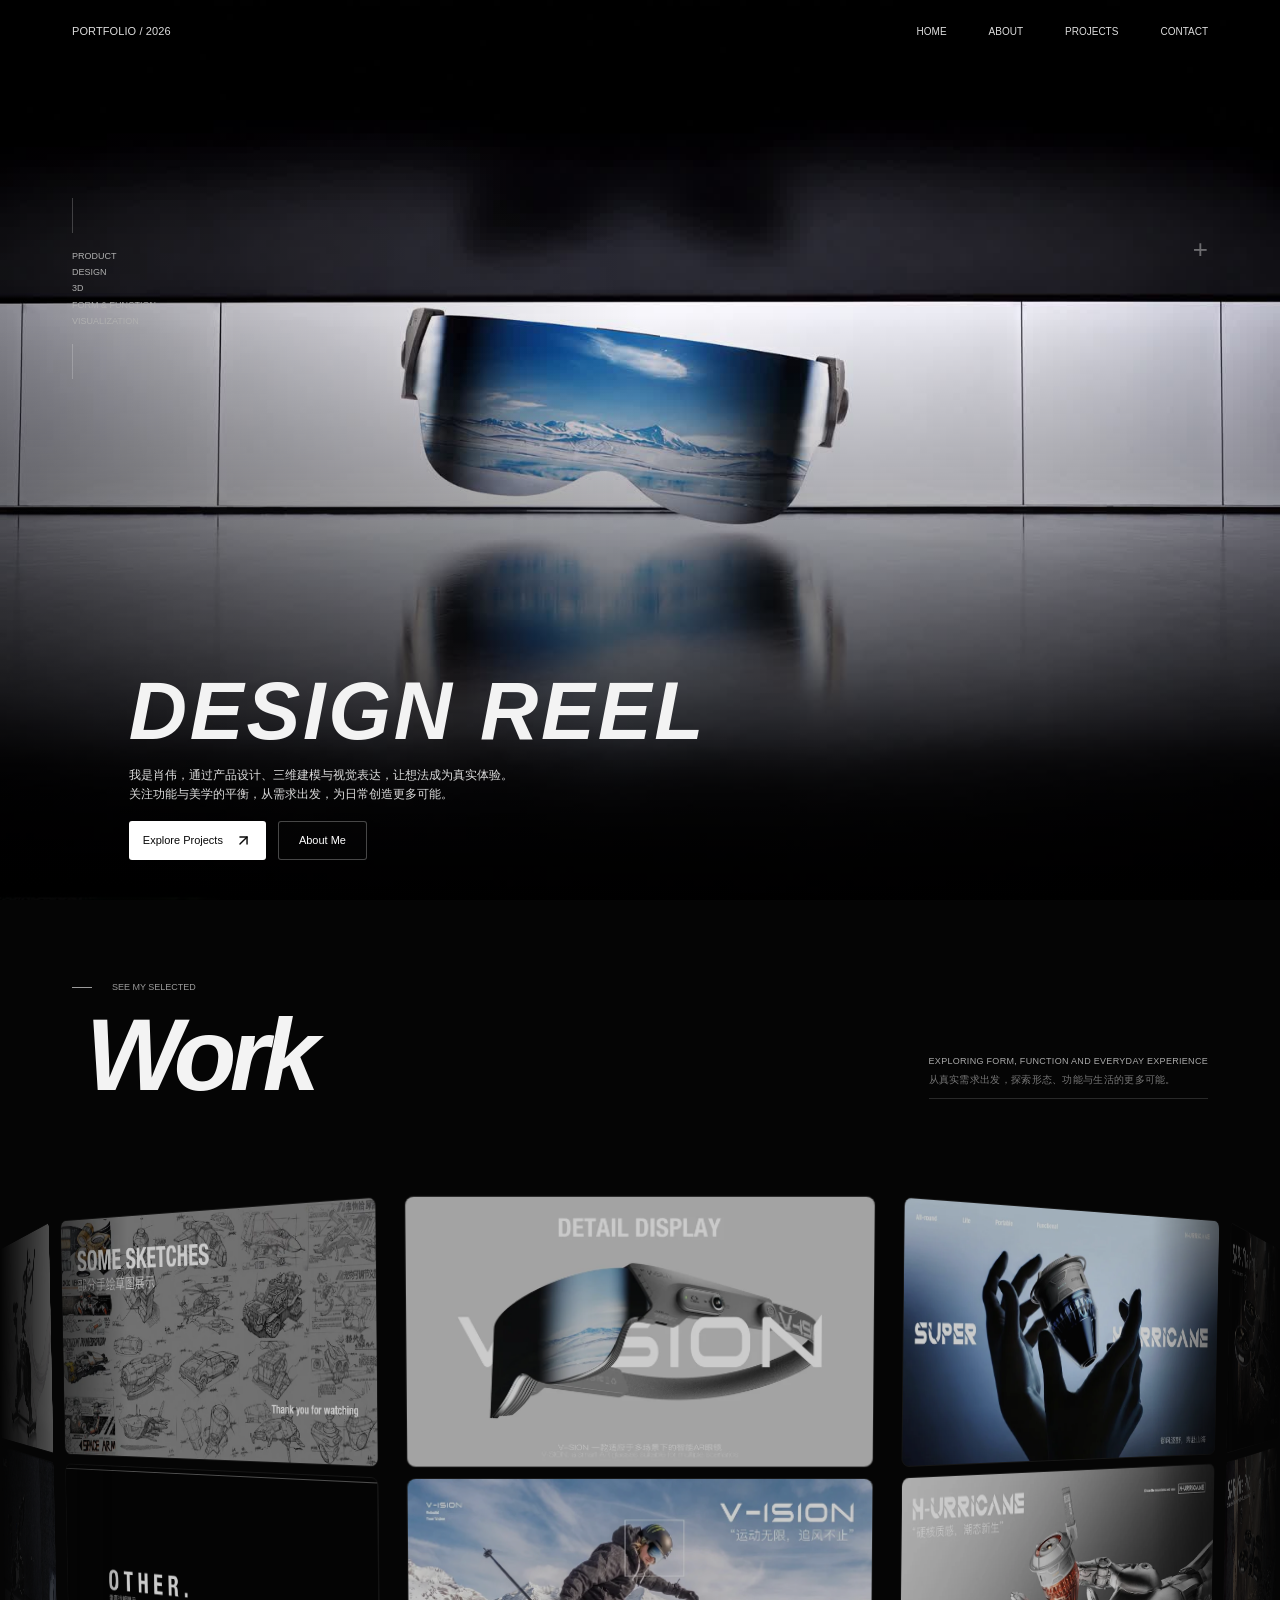
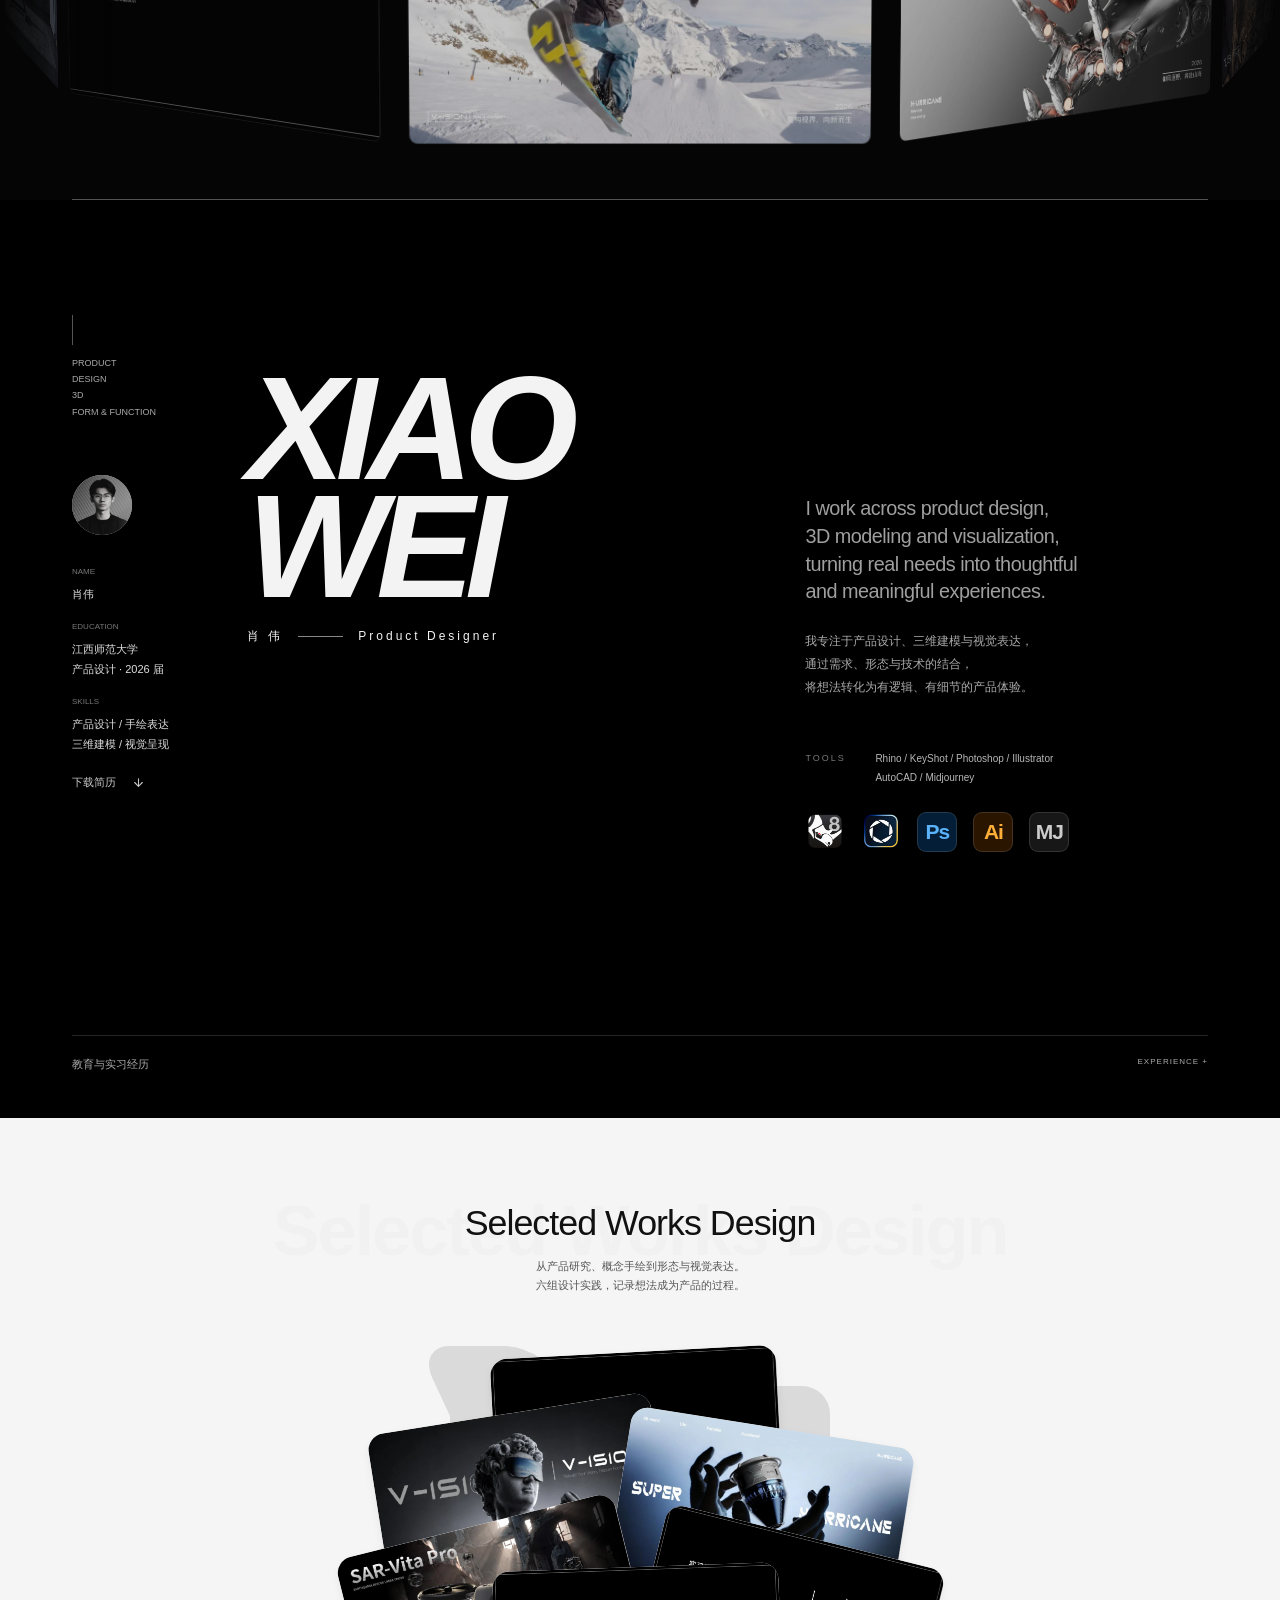
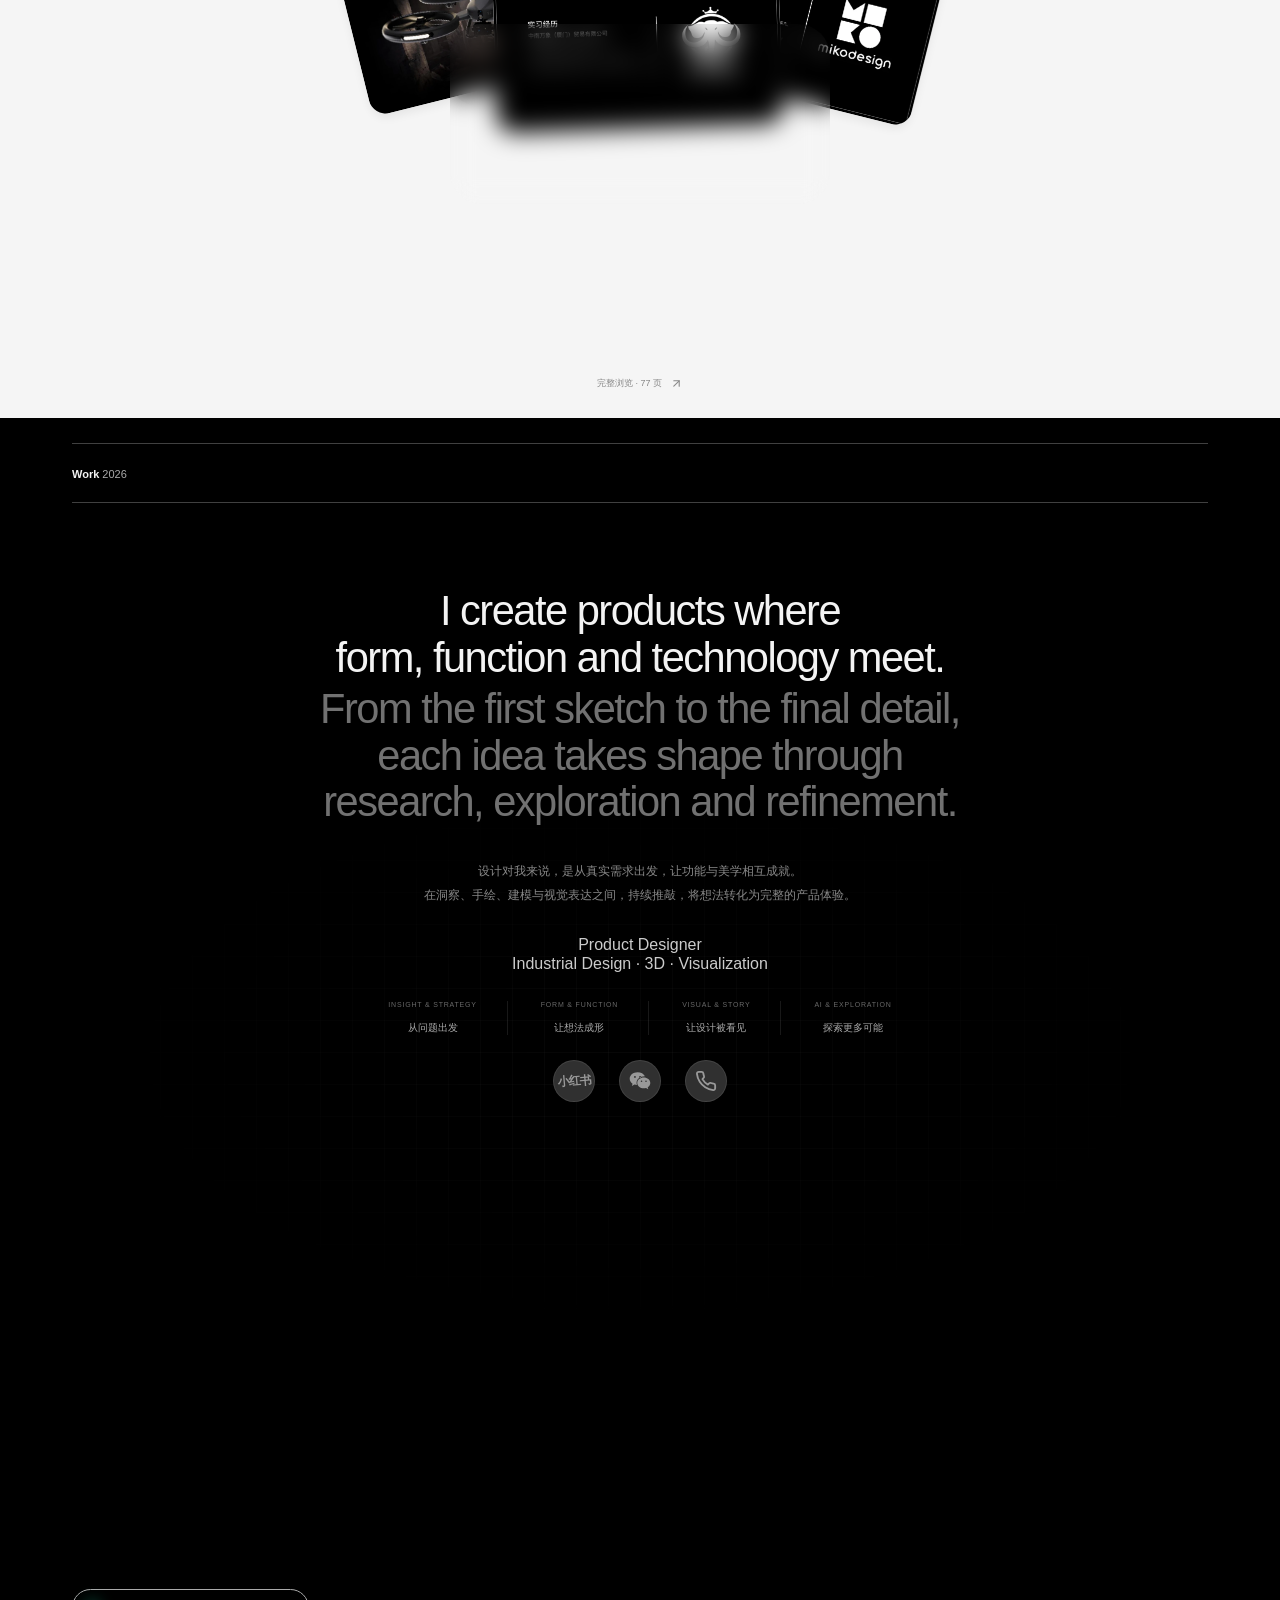
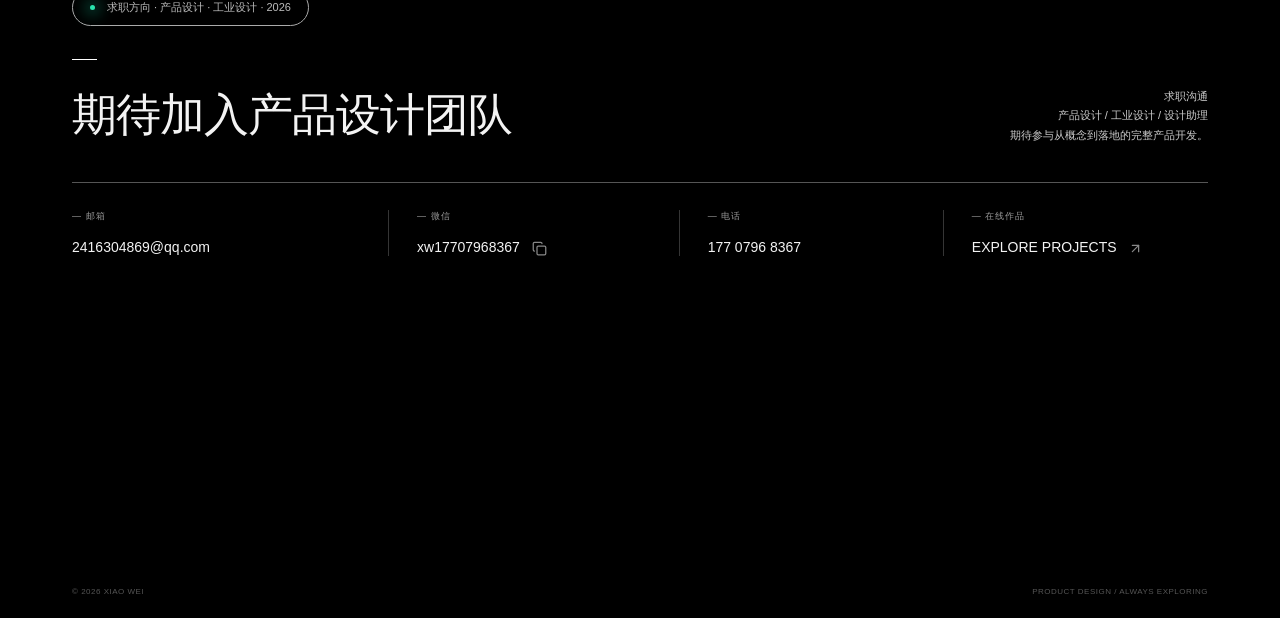
<file: index.html>
<!doctype html>
<html lang="zh-CN"><head><meta charset="UTF-8" /><meta name="viewport" content="width=device-width, initial-scale=1.0" /><meta name="theme-color" content="#111210" /><meta name="description" content="肖伟的产品设计作品集。以真实需求为起点，探索功能、美学与技术之间的平衡。" /><link rel="icon" type="image/svg+xml" href="/favicon.svg" /><title>肖伟 XIAO WEI — 产品设计师</title>  <script type="module" crossorigin src="/assets/main-BnmD_iJ9.js"></script>
  <link rel="stylesheet" crossorigin href="/assets/main-Ds25Zlr_.css">
</head><body><div id="root"></div></body></html>
</file>
<file: assets/main-Ds25Zlr_.css>
.project-film{max-width:1700px;margin:0 auto;padding:100px 40px 0}.project-film-heading{display:flex;justify-content:space-between;align-items:end;gap:24px;margin-bottom:28px}.project-film-heading span{color:#858585;font-size:9px;letter-spacing:2px}.project-film-heading h2{color:#eee;font-size:clamp(24px,2.5vw,40px);font-weight:400;letter-spacing:-.5px;margin:15px 0 0}.project-film-heading p{color:#888;font-size:11px;line-height:1.8;margin:0}.project-film-player{position:relative;aspect-ratio:16 / 9;overflow:hidden;border:1px solid #ffffff20;border-radius:15px;background:#080808}.project-film-player video{display:block;width:100%;height:100%;object-fit:contain}.project-film-play{position:absolute;inset:0;width:100%;height:100%;background:linear-gradient(#0001,#0004);color:#fff;display:flex;flex-direction:column;align-items:center;justify-content:center;gap:18px;font-size:11px;letter-spacing:1px}.project-film-play-icon{width:86px;height:86px;display:grid;place-items:center;border-radius:50%;border:1px solid #ffffff90;background:#ffffff20;backdrop-filter:blur(12px);-webkit-backdrop-filter:blur(12px);box-shadow:0 4px 25px #0003;transition:background .25s,transform .25s}.project-film-play-icon svg{margin-left:4px}.project-film-play:hover .project-film-play-icon{background:#ffffff40;transform:scale(1.08)}.project-film-play:focus-visible{outline:2px solid white;outline-offset:-6px}.project-film-error{color:#aaa;font-size:12px;margin-top:18px}.project-film-error button{color:#fff;border-bottom:1px solid #777;background:none;margin-left:15px;padding:4px 0}@media(max-width:700px){.project-film{padding:55px 20px 0}.project-film-heading{display:block;margin-bottom:20px}.project-film-heading h2{font-size:23px}.project-film-heading p{margin-top:14px;font-size:10px}.project-film-player{border-radius:9px}.project-film-play{gap:10px;font-size:9px}.project-film-play-icon{width:56px;height:56px}.project-film-play-icon svg{width:21px;height:21px}}@media(prefers-reduced-motion:reduce){.project-film-play-icon{transition:none}}:root{font-family:Arial,Microsoft YaHei,PingFang SC,sans-serif;color:#f3f3f3;background:#050505;font-synthesis:none;--accent:#fff;--muted:#878787;--line:#ffffff25;--bg:#050505}*{box-sizing:border-box}html{scroll-behavior:smooth;scroll-padding-top:90px}body{margin:0;background:var(--bg)}a{color:inherit;text-decoration:none}button{font:inherit;color:inherit;cursor:pointer;border:0}button,a{-webkit-tap-highlight-color:transparent}button:focus-visible,a:focus-visible,[tabindex]:focus-visible{outline:1px solid #fff;outline-offset:6px}button svg,a svg{flex-shrink:0}img{max-width:100%;display:block}h1,h2,h3,h4,p{margin-top:0}::selection{background:#eee;color:#111}.shell{width:calc(100% - 144px);max-width:1700px;margin-inline:auto}.section{padding-block:130px}.mono{font-size:10px;letter-spacing:1px}.muted{color:var(--muted)}.text-link{display:inline-flex;align-items:center;gap:16px;font-size:11px;background:none;padding:0;color:#c7c7c7}.text-link:hover{color:#fff}.button{display:inline-flex;align-items:center;justify-content:center;gap:26px;padding:14px 20px;font-size:12px;border:1px solid #ffffff45;border-radius:3px;transition:background .25s,color .25s}.primary{background:#fff;color:#080808}.primary:hover{background:#bdbdbd}.outline{background:#08080870;color:#fff}.outline:hover{background:#fff;color:#000}.icon-button{width:36px;height:36px;display:grid;place-items:center;background:#ffffff10;border-radius:50%}.section-kicker{display:block;font-size:10px;font-weight:400;letter-spacing:1.2px;color:#9b9b9b;line-height:1.6}.section-kicker:before{content:"";width:20px;height:1px;background:#9b9b9b;display:inline-block;vertical-align:middle;margin-right:20px}.display-title{font-size:clamp(72px,9vw,154px);font-weight:900;font-style:italic;letter-spacing:-.065em;line-height:.95;margin:25px 0 0}.skip-link{position:fixed;top:-80px;left:20px;background:#fff;color:#000;padding:15px;z-index:90}.skip-link:focus{top:15px}.header{position:fixed;inset:0 0 auto;z-index:20;background:linear-gradient(#050505e8,#05050550,transparent)}.header-inner{height:76px;display:flex;align-items:center;justify-content:space-between}.brand{font-size:11px;letter-spacing:.1px}.brand>span{color:#9e9e9e}.nav{display:flex;gap:42px}.nav a{font-size:10px;color:#999;position:relative;padding:12px 0}.nav a:hover,.nav a.active{color:#fff}.nav a:after{content:"";position:absolute;bottom:5px;left:0;width:0;height:1px;background:#fff;transition:width .3s}.nav a.active:after,.nav a:hover:after{width:100%}.mobile-menu{display:none}.hero{position:relative;min-height:760px;height:100svh;max-height:1200px;background:#000;overflow:hidden;isolation:isolate}.hero-media{position:absolute;inset:0;z-index:-3}.hero-media video{width:100%;height:100%;object-fit:cover;object-position:62% 36%;opacity:.75;filter:grayscale(1) contrast(1.3)}.hero-shade{position:absolute;inset:0;z-index:-2;background:linear-gradient(0deg,#000 1%,#0009 26%,transparent 65%,#0008),linear-gradient(90deg,#000c,transparent 62%)}.hero-grain{position:absolute;inset:0;z-index:-1;opacity:.13;background-image:radial-gradient(#ddd .65px,transparent .8px);background-size:3px 3px;pointer-events:none;-webkit-mask-image:linear-gradient(transparent,#000,transparent);mask-image:linear-gradient(transparent,#000,transparent)}.hero-layout{position:relative;height:100%;display:flex;align-items:flex-end;padding-bottom:62px}.hero-side{position:absolute;top:23%;left:0;font-size:9px;line-height:1.8;letter-spacing:1px;color:#b0b0b0;border-left:1px solid #ffffff30;padding:32px 0 32px 18px}.hero-coordinate{position:absolute;top:25%;right:0;color:#888;font-weight:200;font-size:30px;display:flex;align-items:center;gap:15px}.hero-coordinate span{font-size:8px;letter-spacing:1px}.hero-copy{width:100%;padding-left:5%}.hero-overline{font-size:9px;letter-spacing:2px;color:#c2c2c2}.hero h1{font-size:clamp(76px,10vw,174px);font-style:italic;line-height:.86;letter-spacing:-.055em;font-weight:900;margin:24px 0 26px}.hero h1>span{padding-right:15px}.hero-bottomline{display:flex;justify-content:space-between;align-items:end;gap:30px}.hero-bottomline p{font-size:12px;line-height:1.9;color:#bbb;margin-bottom:20px}.hero-actions{display:flex;gap:12px}.hero-note{padding-bottom:2px;text-align:right;min-width:260px}.hero-note>span{font-size:8px;letter-spacing:2px;color:#aaa}.hero-note strong{display:block;font-weight:400;font-size:17px;letter-spacing:2px;margin:11px 0 25px}.hero-note a{display:flex;justify-content:space-between;font-size:8px;letter-spacing:1px;border-top:1px solid #ffffff35;padding-top:18px;gap:75px;color:#aaa}.video-toggle{position:absolute;top:90px;right:5%;border:1px solid #ffffff30;background:#0003;width:28px;height:28px;border-radius:50%;display:grid;place-items:center}.wall-section{padding:110px 0 45px;background:#050505;overflow:hidden;border-top:1px solid #ffffff15}.wall-heading{display:flex;align-items:end;justify-content:space-between;gap:30px}.wall-heading .display-title{font-size:clamp(90px,10vw,170px);margin-left:4%}.wall-heading p{font-size:9px;line-height:2;border-bottom:1px solid var(--line);padding-bottom:15px;margin-bottom:8px;color:#aaa;letter-spacing:.3px}.wall-heading p>span{font-size:11px;color:#777}.wall-stage{height:540px;position:relative;perspective:1500px;overflow:hidden;-webkit-mask-image:linear-gradient(90deg,transparent,#000 10%,#000 90%,transparent);mask-image:linear-gradient(90deg,transparent,#000 10%,#000 90%,transparent);margin-top:25px;outline-offset:-10px!important}.wall-camera{position:absolute;left:50%;top:50%;width:560px;height:470px;transform-style:preserve-3d;transform:translate(-50%,-50%) translateZ(-470px) rotateX(-4deg)}.wall-ring{position:relative;width:100%;height:100%;transform-style:preserve-3d;will-change:transform}.wall-panel{position:absolute;inset:0;display:grid;grid-template-rows:1fr 1fr;gap:17px;transform:rotateY(var(--angle)) translateZ(505px);backface-visibility:hidden}.wall-frame{position:relative;display:block;overflow:hidden;border-radius:8px;background:#151515;padding:0;backface-visibility:hidden;box-shadow:0 0 0 1px #ffffff12}.wall-frame img{width:100%;height:100%;object-fit:cover;filter:grayscale(1) brightness(.68);transition:filter .6s,transform .7s}.wall-frame:hover img,.wall-frame:focus-visible img{filter:grayscale(0) brightness(1);transform:scale(1.04)}.wall-frame>span{position:absolute;bottom:14px;left:17px;font-size:10px;letter-spacing:1px;opacity:0;transition:opacity .4s;text-shadow:0 1px 8px black}.wall-frame:hover>span{opacity:1}.wall-footer{display:flex;align-items:center;justify-content:space-between;padding-top:18px;border-top:1px solid var(--line);font-size:9px;color:#999}.wall-footer>a{display:flex;align-items:center;gap:25px}.wall-footer>span{font-size:8px;letter-spacing:1px}.wall-controls{display:flex;gap:10px}.wall-controls button{width:33px;height:33px;border:1px solid #ffffff25;border-radius:50%;background:transparent;display:grid;place-items:center}.wall-controls button:hover{background:#fff;color:#000}.about{position:relative}.about-layout{display:grid;grid-template-columns:150px 1.2fr .9fr;gap:45px;margin-top:65px;min-height:520px}.about-profile{padding-top:40px;position:relative;z-index:1}.portrait{width:82px;height:82px;border-radius:50%;position:relative;overflow:hidden;background:#ccc}.portrait-image{position:absolute;inset:0;background-image:url(/assets/resume.jpg);background-size:594% auto;background-position:18.8% 0%;filter:grayscale(1)}.about-profile dl{font-size:10px;line-height:1.8;margin:30px 0}.about-profile dt{font-size:8px;color:#777;margin-top:22px}.about-profile dd{margin:6px 0 0;color:#ddd}.about-name{position:relative;isolation:isolate}.about-name h2{font-size:clamp(105px,12vw,210px);margin:0;line-height:.85;letter-spacing:-.065em}.about-name h2 span{font-size:22px;vertical-align:top;padding:12px;display:inline-block;font-style:normal;font-weight:400}.name-caption{margin-top:25px;font-size:11px;letter-spacing:2px;display:flex;align-items:center;gap:15px;white-space:nowrap}.name-caption i{width:45px;height:1px;background:#888}.about-art{position:absolute;inset:175px -30px -90px -55px;background:url(/assets/portfolio/page-10.webp) center/cover;filter:grayscale(1) brightness(.65);z-index:-1;opacity:.65;-webkit-mask-image:radial-gradient(ellipse,#000,transparent 70%);mask-image:radial-gradient(ellipse,#000,transparent 70%)}.about-story{padding-top:120px}.english-intro{font-size:clamp(17px,1.55vw,24px);line-height:1.5;color:#9f9f9f;font-weight:400;letter-spacing:-.6px}.about-story>p:not(.english-intro){font-size:12px;line-height:2;color:#aaa;margin:22px 0 40px}.tools-label{font-size:8px;color:#777;letter-spacing:2px}.tools-list{font-size:11px;line-height:2;color:#b8b8b8;margin:15px 0 28px}.journey{display:grid;grid-template-columns:.7fr 1.3fr;gap:80px;margin-top:90px;padding-top:55px;border-top:1px solid var(--line)}.journey h3{font-size:clamp(35px,4vw,68px);line-height:1.05;letter-spacing:-2px;font-weight:500;margin:30px 0}.journey h3 em{color:#888}.timeline-row{display:grid;grid-template-columns:130px 1fr;gap:30px;padding:24px 0;border-top:1px solid var(--line)}.timeline-row:first-child{padding-top:0;border-top:0}.timeline-date{font-size:9px;color:#888;padding-top:5px}.timeline-row h4{font-size:14px;font-weight:400;margin:0 0 8px}.timeline-role{font-size:10px;color:#999}.timeline-row p{font-size:11px;line-height:2;color:#777;margin:16px 0}.timeline-row .text-link{font-size:10px}.selected{border-top:1px solid var(--line)}.selected-heading{display:flex;align-items:end;justify-content:space-between;gap:40px;margin-bottom:55px}.selected-heading .display-title{font-size:clamp(55px,6.9vw,117px);letter-spacing:-.06em;line-height:1.05}.selected-heading h2>span{display:block;color:#777;font-size:.75em}.selected-heading p{font-size:11px;line-height:2;color:#888;margin:0 0 10px}.work-index{display:grid;grid-template-columns:repeat(6,1fr);border-block:1px solid var(--line);margin-bottom:55px}.work-index a{font-size:10px;padding:20px 12px;display:flex;align-items:center;gap:10px;border-right:1px solid var(--line);color:#bbb;transition:background .3s}.work-index a:first-child{padding-left:0}.work-index a:last-child{border:0}.work-index a>span{color:#666;font-size:8px}.work-index a>svg{margin-left:auto}.work-index a:hover{background:#ffffff0b;color:#fff}.project-grid{display:grid;grid-template-columns:1fr 1fr;gap:65px 30px}.work-project{min-width:0;scroll-margin-top:110px}.project-card{text-align:left;padding:0;background:none;width:100%;display:block}.project-image{aspect-ratio:16/9;position:relative;overflow:hidden;background:#111;border-radius:5px}.project-image img{width:100%;height:100%;object-fit:cover;filter:saturate(.5);transition:transform .8s,filter .8s}.project-card:hover .project-image img{transform:scale(1.035);filter:saturate(1)}.project-type{position:absolute;top:16px;left:16px;font-size:9px;border:1px solid #ffffff40;border-radius:20px;padding:7px 11px;background:#0007;-webkit-backdrop-filter:blur(8px);backdrop-filter:blur(8px)}.project-open{position:absolute;bottom:18px;right:18px;width:40px;height:40px;border-radius:50%;background:#fff;color:#000;display:grid;place-items:center;transform:translateY(65px);transition:transform .4s}.project-card:hover .project-open,.project-card:focus-visible .project-open{transform:none}.project-meta{display:flex;align-items:center;justify-content:space-between;gap:15px;padding-top:22px}.project-name{display:flex;gap:15px;align-items:baseline;min-width:0}.project-name>span{font-size:9px;color:#777}.project-name h3{font-size:clamp(22px,2.25vw,36px);letter-spacing:-1px;font-weight:600;margin:0;font-style:italic}.work-project-wanxiang .project-name h3{font-size:clamp(18px,1.7vw,29px)}.project-page-count{font-size:8px;letter-spacing:.7px;color:#777;white-space:nowrap}.project-card-bottom{display:flex;justify-content:space-between;gap:15px;font-size:10px;color:#aaa;margin-top:14px;padding-top:0;border:0}.project-card-bottom>span:last-child{color:#666}.portfolio-strip{display:flex;align-items:center;justify-content:space-between;gap:25px;padding:28px 0;border-block:1px solid var(--line);margin-top:70px}.portfolio-strip>span{font-size:9px;color:#777;letter-spacing:1px}.portfolio-strip .text-link{font-size:10px}.expertise{position:relative;border-top:1px solid var(--line)}.statement-title{font-size:clamp(65px,8vw,136px);font-weight:500;letter-spacing:-.065em;line-height:1.02;margin:55px 0 30px}.statement-title em{color:#727272;font-weight:700}.statement-copy{display:flex;justify-content:flex-end;gap:50px;align-items:start;margin:-85px 0 95px;padding-left:55%;position:relative}.statement-copy>span{display:none}.statement-copy p{font-size:12px;line-height:2;color:#999}.capability-grid{display:grid;grid-template-columns:repeat(4,1fr);gap:0;border-block:1px solid var(--line)}.capability-card{background:transparent;border:0;border-right:1px solid var(--line);padding:30px 28px;transition:background .3s}.capability-card:first-child{padding-left:0}.capability-card:last-child{border-right:0}.capability-card:hover{background:#ffffff06}.capability-top{display:flex;justify-content:space-between;align-items:center;color:#999;font-size:9px;margin-bottom:44px}.capability-en{font-size:8px;letter-spacing:1px;color:#666}.capability-card h3{font-size:22px;font-weight:400;margin:14px 0 20px}.capability-card p{font-size:11px;line-height:2;color:#888;min-height:80px;margin-bottom:20px}.capability-tools{font-size:9px;color:#bbb;line-height:1.7;border:0;padding:0}.contact{position:relative;isolation:isolate;min-height:100svh;border-top:1px solid var(--line);background:#030303;overflow:hidden}.contact:before{content:"";position:absolute;inset:0;z-index:-1;background:url(/assets/portfolio/page-01.webp) center/cover;opacity:.14;-webkit-mask-image:linear-gradient(90deg,black,transparent 90%);mask-image:linear-gradient(90deg,black,transparent 90%);pointer-events:none}.contact-inner{min-height:100svh;display:flex;flex-direction:column;padding-top:60px}.contact-main{flex:1;padding:70px 0 40px}.contact-status{display:inline-flex;align-items:center;gap:12px;border:1px solid #ffffff35;border-radius:30px;padding:10px 17px;font-size:10px;color:#bbb}.contact-status i{width:5px;height:5px;border-radius:50%;background:#fff;box-shadow:0 0 12px #fff}.contact h2{font-size:clamp(70px,10vw,170px);letter-spacing:-.065em;font-weight:700;line-height:.93;margin:40px 0 32px;position:relative}.contact h2 em{font-weight:900}.contact h2>a{position:absolute;right:0;bottom:8px;border:1px solid #777;border-radius:50%;width:100px;height:100px;display:grid;place-items:center;transition:background .3s,color .3s}.contact h2>a:hover{background:#fff;color:#000}.contact h2 svg{width:48px;height:48px;stroke-width:1}.contact-caption{display:flex;justify-content:space-between;align-items:start;gap:30px;margin-bottom:45px}.contact-caption p{font-size:18px;font-weight:300;color:#ddd}.contact-caption>span{font-size:11px;color:#888;line-height:2}.contact-methods{display:grid;grid-template-columns:1.2fr 1fr 1fr;border-top:1px solid #ffffff55;padding-top:27px;margin:0}.contact-methods>a,.contact-methods>button{display:block;text-align:left;background:none;border-right:1px solid #ffffff35;padding:0 30px;font-size:17px;position:relative}.contact-methods>a:first-child{padding-left:0}.contact-methods>a:last-child{border-right:0}.contact-methods span{display:block;font-size:8px;letter-spacing:1px;color:#999;margin-bottom:18px}.contact-methods svg{display:inline;vertical-align:middle;margin-left:10px;color:#888}.copy-status{min-height:18px;color:#aaa;font-size:10px;margin:20px 0 0}footer{display:flex;justify-content:space-between;align-items:center;gap:25px;border-top:1px solid var(--line);padding:25px 0;font-size:8px;color:#777;letter-spacing:.5px}footer a{display:flex;align-items:center;gap:20px;color:#aaa}.tags{display:flex;gap:10px}.tags>span{padding:7px 12px;border:1px solid #ffffff25;border-radius:20px;font-size:10px}.pill{color:#ddd}.portfolio-reader{background:#0a0a0a;color:#eee}.portfolio-reader::backdrop{background:#000}.reader-header,.reader-sidebar{background:#101010}.reader-toolbar,.reader-intro p,.reader-scope,.reader-pages figcaption,.reader-chapters>button{color:#999}.reader-projects button.selected{color:#fff;background:#ffffff12}.reader-progress>span{background:#ccc}.reader-intro h2{font-weight:800;font-style:italic;letter-spacing:-.04em}.reader-scroll{scrollbar-color:#444 #111}.reader-end .primary{color:#000}@media(min-width:1900px){.hero-copy{padding-left:6%}.wall-stage{height:650px}.wall-camera{width:650px;height:550px;transform:translate(-50%,-50%) translateZ(-460px) rotateX(-4deg)}.wall-panel{transform:rotateY(var(--angle)) translateZ(590px)}}@media(max-width:1100px){.shell{width:calc(100% - 80px)}.hero-copy{padding-left:0}.hero h1{font-size:12vw}.hero-side{top:20%}.hero-note{min-width:210px}.about-layout{grid-template-columns:100px 1.1fr 1fr;gap:25px}.about-name h2{font-size:13vw}.name-caption{font-size:9px;letter-spacing:1px;gap:9px}.about-story{padding-top:60px}.journey{gap:35px}.timeline-row{grid-template-columns:1fr;gap:12px}.work-index{grid-template-columns:repeat(3,1fr)}.work-index a:nth-child(-n+3){border-bottom:1px solid var(--line)}.work-index a:first-child{padding-left:12px}.selected-heading .display-title{font-size:7vw}.capability-card{padding-inline:20px}.contact-methods>a,.contact-methods>button{font-size:14px;padding-inline:20px}.contact h2>a{width:80px;height:80px}.statement-copy{margin-top:-65px;padding-left:65%}}@media(max-width:700px){html{scroll-padding-top:75px}.shell{width:calc(100% - 40px)}.section{padding-block:75px}.header-inner{height:66px}.brand{font-size:10px}.brand>span{font-size:8px}.mobile-menu{display:grid}.mobile-menu svg{width:18px}.nav{display:none;position:absolute;top:66px;left:0;right:0;padding:24px;background:#080808f5;border-bottom:1px solid #333;gap:20px}.nav.open{display:flex;justify-content:space-between}.nav a{font-size:9px}.hero{min-height:750px;max-height:1000px}.hero-layout{padding-bottom:42px}.hero-media video{object-position:59% center}.hero-shade{background:linear-gradient(0deg,#000 4%,#0009 40%,transparent 85%)}.hero-side{top:18%;font-size:8px;line-height:1.7;padding-left:12px}.hero-coordinate{top:20%;font-size:21px}.hero-coordinate span{font-size:7px}.hero-copy{padding:0}.hero-overline{font-size:8px;letter-spacing:1px}.hero h1{font-size:clamp(55px,13.5vw,93px);margin:25px 0;line-height:.95}.hero-bottomline{display:block}.hero-bottomline p{font-size:11px}.hero-note{display:none}.button{font-size:11px;padding:13px 17px}.video-toggle{right:22px;top:82px}.wall-section{padding:70px 0 30px}.wall-heading{display:block}.wall-heading .display-title{font-size:88px;margin-left:0}.wall-heading p{font-size:7px;margin:23px 0 0;max-width:300px}.wall-heading p>span{font-size:9px}.wall-stage{height:350px;margin-top:18px;perspective:800px}.wall-camera{width:350px;height:315px;transform:translate(-50%,-50%) translateZ(-330px) rotateX(-4deg)}.wall-panel{gap:12px;transform:rotateY(var(--angle)) translateZ(320px)}.wall-footer{font-size:8px}.wall-footer>span{display:none}.wall-controls{gap:7px}.wall-controls button{width:29px;height:29px}.about-layout{grid-template-columns:82px 1fr;gap:25px;margin-top:40px;min-height:0}.about-profile{padding-top:0;grid-row:1 / 3}.portrait{width:62px;height:62px}.about-profile dl{font-size:9px;margin-top:20px}.about-profile dt{font-size:7px}.about-profile .text-link{font-size:9px;gap:6px}.about-name h2{font-size:25vw}.about-name h2 span{font-size:15px;padding:5px}.name-caption{white-space:normal;font-size:8px;gap:7px;line-height:1.6;letter-spacing:1px}.name-caption i{width:18px;flex-shrink:0}.about-art{inset:50px -15px -100px -30px;opacity:.28}.about-story{grid-column:2;padding-top:20px}.english-intro{font-size:16px}.about-story>p:not(.english-intro){font-size:10px;line-height:2;margin:20px 0}.tools-list{font-size:9px;overflow-wrap:anywhere}.journey{grid-template-columns:1fr;margin-top:55px;padding-top:35px;gap:20px}.journey h3{font-size:42px;line-height:1.1;letter-spacing:-2px;margin-top:20px}.timeline-row{grid-template-columns:1fr;gap:10px;padding:23px 0}.timeline-row h4{font-size:13px}.timeline-row p{font-size:10px}.section-kicker{font-size:8px;letter-spacing:1px}.selected-heading{display:block;margin-bottom:30px}.selected-heading .display-title{font-size:clamp(43px,10.5vw,70px)}.selected-heading p{font-size:10px;margin:22px 0 0}.work-index{grid-template-columns:1fr 1fr;margin-bottom:35px}.work-index a{padding:15px 8px;font-size:9px;gap:7px}.work-index a:first-child{padding-left:8px}.work-index a:nth-child(-n+4){border-bottom:1px solid var(--line)}.work-index a:nth-child(3){border-right:1px solid var(--line)}.work-index a:nth-child(2n){border-right:0}.project-grid{grid-template-columns:1fr;gap:38px}.project-name h3{font-size:25px}.work-project-wanxiang .project-name h3{font-size:21px}.project-meta{padding-top:17px}.project-card-bottom{font-size:9px;gap:10px;line-height:1.7;margin-top:10px}.project-open{transform:none;width:32px;height:32px;right:12px;bottom:12px}.project-open svg{width:20px}.project-type{font-size:8px;left:12px;top:12px}.portfolio-strip{flex-wrap:wrap;margin-top:40px;padding:25px 0;gap:25px 15px}.portfolio-strip>span{width:100%;font-size:8px}.portfolio-strip .text-link{font-size:9px;gap:8px}.statement-title{font-size:clamp(52px,12.5vw,80px);margin-top:38px}.statement-copy{padding:0;margin:25px 0 35px;justify-content:flex-start}.statement-copy p{font-size:10px}.capability-grid{grid-template-columns:1fr 1fr}.capability-card{padding:24px 15px}.capability-card:first-child{padding-left:15px}.capability-card:nth-child(2){border-right:0}.capability-card:nth-child(-n+2){border-bottom:1px solid var(--line)}.capability-card h3{font-size:19px}.capability-en{font-size:7px;letter-spacing:.3px}.capability-card p{font-size:10px;min-height:100px}.capability-top{margin-bottom:28px}.capability-tools{font-size:8px}.contact-inner{padding-top:40px}.contact-main{padding:60px 0 25px}.contact-status{font-size:9px;padding:9px 12px}.contact h2{font-size:13vw;letter-spacing:-.06em;line-height:1;margin:35px 0 28px}.contact h2>a{position:static;display:inline-grid;width:39px;height:39px;margin-left:16px;vertical-align:middle}.contact h2 svg{width:25px;height:25px}.contact-caption{display:block;margin-bottom:28px}.contact-caption p{font-size:14px}.contact-caption>span{font-size:10px}.contact-methods{display:flex;flex-direction:column;padding:0}.contact-methods>a,.contact-methods>button{padding:19px 0;border:0;border-bottom:1px solid var(--line);font-size:15px}.contact-methods span{font-size:8px;margin-bottom:10px}.contact-methods svg{float:right}.contact-methods>a:last-child{border-bottom:0}.copy-status{margin-top:10px}footer{flex-wrap:wrap;gap:20px;font-size:7px}footer>span:nth-child(2){order:3;width:100%}footer>a{margin-left:auto;font-size:8px}.reader-intro h2{font-size:36px}}@media(prefers-reduced-motion:reduce){html{scroll-behavior:auto}*,*:before,*:after{animation:none!important;transition:none!important}}:root{font-synthesis:weight style}.hero-media video{transform:scale(1.16);transform-origin:55% 40%}.hero-shade{background:linear-gradient(0deg,#000 1%,#000b 26%,transparent 65%,#0008),linear-gradient(90deg,#000d,transparent 65%)}.wall-section{padding-top:65px}.wall-stage{height:420px}.wall-camera{width:330px;height:380px;transform:translate(-50%,-50%) translateZ(-620px) rotateX(-3deg)}.wall-panel{transform:rotateY(var(--angle)) translateZ(650px);gap:14px}.wall-heading .display-title{font-size:clamp(85px,8vw,135px)}@media(min-width:1900px){.wall-stage{height:560px}.wall-camera{width:440px;height:500px;transform:translate(-50%,-50%) translateZ(-820px) rotateX(-3deg)}.wall-panel{transform:rotateY(var(--angle)) translateZ(870px)}}@media(max-width:700px){.wall-stage{height:340px}.wall-camera{width:270px;height:300px;transform:translate(-50%,-50%) translateZ(-530px) rotateX(-3deg)}.wall-panel{transform:rotateY(var(--angle)) translateZ(535px)}}main>section{scroll-margin-top:-76px}.about,.selected{padding-top:85px}@media(max-width:700px){main>section{scroll-margin-top:-55px}.about,.selected{padding-top:65px}}:root{color-scheme:dark}body{overflow-x:clip}.reader-projects,.reader-chapters{scrollbar-width:thin;scrollbar-color:#444 #101010}@media(max-width:700px){.reader-projects,.reader-chapters{scrollbar-width:none}.reader-projects::-webkit-scrollbar,.reader-chapters::-webkit-scrollbar{display:none}}:root{background:#000;--bg:#000}body{background:#000}.header{mix-blend-mode:difference;background:none}.header-inner{height:62px}.header .brand,.header .nav a{color:#ddd}.nav a:after{display:none}.nav a:hover{opacity:.65}.header .mobile-menu{background:#333}.hero{min-height:650px;max-height:none;height:100svh}.hero-media video{transform:none;filter:none;opacity:1;object-fit:cover;object-position:center}.hero-shade{background:linear-gradient(0deg,#000e 0%,#000a 18%,transparent 65%),linear-gradient(90deg,#0005,transparent 50%)}.hero-layout{padding-bottom:4.5vh}.hero-copy{padding-left:5%}.hero h1{font-size:clamp(58px,6.3vw,116px);letter-spacing:.035em;line-height:1;font-weight:900;margin:0 0 14px}.hero-copy>p{font-size:12px;line-height:1.6;color:#ddd;margin:0 0 16px}.hero-side{top:22%;padding:50px 0;border-left:0;font-size:9px;letter-spacing:0;line-height:1.8}.hero-side:before{position:absolute;content:"";left:0;top:0;height:35px;width:1px;background:#ffffff35}.hero-side:after{position:absolute;content:"";left:0;bottom:0;height:35px;width:1px;background:#ffffff35}.hero-coordinate{top:26%;right:0;font-size:26px;color:#ffffff60}.hero-actions .button{padding:10px 13px;font-size:11px;gap:12px}.hero-actions .outline{padding-inline:20px}.wall-section{height:100svh;min-height:670px;display:flex;flex-direction:column;padding:80px 0 0;border:0}.wall-heading{flex-shrink:0}.wall-heading .section-kicker{font-size:9px;letter-spacing:0}.wall-heading .display-title{margin-top:12px;margin-left:6%;font-size:clamp(90px,8vw,145px)}.wall-heading p{font-size:9px;padding-bottom:8px;margin-bottom:5px}.wall-heading p>span{font-size:10px}.wall-stage{flex:1;min-height:380px;margin-top:15px;touch-action:pan-y;cursor:grab;-webkit-user-select:none;user-select:none}.wall-stage:active{cursor:grabbing}.wall-camera{width:340px;height:460px;transform:translate(-50%,-50%) translateZ(-620px) rotateX(-3deg)}.wall-panel{grid-template-rows:1fr 1fr;gap:12px}.wall-frame{display:block;min-height:0}.wall-frame>img{pointer-events:none}.wall-frame>span{pointer-events:none}.wall-bottom-rule{height:1px;background:#ffffff50;flex-shrink:0;margin-top:15px}.about{min-height:100svh;padding-top:115px;padding-bottom:25px;overflow:hidden}.about-layout{grid-template-columns:140px 1.3fr 1fr;gap:35px;margin:0;min-height:calc(100svh - 180px)}.about-profile{padding-top:0;display:flex;flex-direction:column;align-items:flex-start}.about-side-label{font-size:9px;line-height:1.8;padding:40px 0 55px;color:#aaa;position:relative}.about-side-label:before{content:"";height:30px;position:absolute;left:0;top:0;border-left:1px solid #555}.portrait{width:60px;height:60px}.about-profile dl{margin:15px 0 20px;font-size:11px}.about-profile dt{font-size:8px;margin-top:15px}.about-name{padding-top:55px}.about-name h2{font-size:clamp(100px,11.5vw,200px);line-height:.8;margin:0}.name-caption{margin-top:22px;font-size:12px;letter-spacing:3px}.particle-globe{display:block;pointer-events:none}.about-globe{position:absolute;width:820px;height:820px;max-width:none;top:280px;left:-310px;z-index:-1;opacity:.72;-webkit-mask-image:linear-gradient(#000,transparent 85%);mask-image:linear-gradient(#000,transparent 85%)}.about-story{padding-top:180px}.english-intro{font-size:clamp(17px,1.55vw,27px);line-height:1.4;font-weight:300;letter-spacing:-.5px}.about-story>p:not(.english-intro){margin:24px 0 50px;font-size:12px;line-height:1.9}.tools-label{float:left;width:55px;font-size:9px;line-height:2}.tools-list{margin:0 0 25px 70px;font-size:10px;line-height:1.9}.tool-marks{display:flex;gap:16px;align-items:center}.tool-marks>span{width:40px;height:40px;display:grid;place-items:center;font-size:21px;font-weight:700;letter-spacing:-1px;border:1px solid #ffffff20;border-radius:9px;color:#ccc;background:#171717}.tool-marks>span:nth-child(3){color:#59b2fa;background:#031e36}.tool-marks>span:nth-child(4){color:#ffaf38;background:#2a1600}.journey-disclosure{border-top:1px solid #ffffff25;position:relative;background:#000a;font-size:11px}.journey-disclosure summary{display:flex;justify-content:space-between;padding:21px 0;cursor:pointer;list-style:none;color:#aaa}.journey-disclosure summary::-webkit-details-marker{display:none}.journey-disclosure summary>span{font-size:8px;letter-spacing:1px}.journey-records{display:grid;grid-template-columns:repeat(3,1fr);gap:45px;padding:30px 0}.journey-records article>span{font-size:10px;color:#777}.journey-records h3{font-size:14px;font-weight:400;margin:18px 0 10px}.journey-records small{color:#aaa}.journey-records p{font-size:11px;line-height:2;color:#888;margin:18px 0}.journey-records a{font-size:10px;display:inline-flex;gap:15px;align-items:center}.selected-folder{min-height:100svh;position:relative;padding:85px 30px 28px;background:#f5f5f5;color:#111;display:flex;flex-direction:column;align-items:center;overflow:hidden;color-scheme:light}.folder-heading{text-align:center;position:relative;width:100%;z-index:1}.folder-heading>span{position:absolute;top:-13px;left:50%;transform:translate(-50%);font-size:clamp(55px,5.5vw,110px);font-weight:700;color:#eee;white-space:nowrap;z-index:-1;opacity:.55;letter-spacing:-2px}.folder-heading h2{font-size:clamp(28px,2.8vw,53px);font-weight:500;letter-spacing:-1px;margin:0 0 13px}.folder-heading p{font-size:11px;line-height:1.7;color:#555;margin:0}.folder-trigger{position:relative;width:min(660px,90vw);height:490px;margin:28px auto 5px;background:none;color:#111;display:block;perspective:1400px;flex-shrink:0;-webkit-tap-highlight-color:transparent}.folder-back{position:absolute;width:380px;height:345px;top:40px;left:140px;background:#dadada;border-radius:28px;transition:transform .8s cubic-bezier(.2,.8,.2,1)}.folder-back:before{content:"";position:absolute;width:132px;height:70px;left:0;top:-40px;border-radius:32px 45px 0 0;background:inherit;transform:skew(25deg);transform-origin:bottom left}.stack-card{position:absolute;width:205px;height:287px;left:227px;top:83px;border-radius:25px;overflow:hidden;box-shadow:0 4px 10px #0001;transform-origin:50% 90%;transition:transform .8s cubic-bezier(.2,.8,.2,1);background:#ddd}.stack-card>img{width:100%;height:100%;object-fit:cover;object-position:center}.stack-card>span{position:absolute;left:13px;bottom:19px;font-size:10px;color:#fff;text-shadow:0 1px 7px black;font-weight:600}.stack-0{transform:translate(-118px,-20px) rotate(-9deg);z-index:1}.stack-1{transform:translate(125px,-4px) rotate(10deg);z-index:2}.stack-2{transform:translate(-140px,70px) rotate(-17deg);z-index:3}.stack-3{transform:translate(148px,80px) rotate(23deg);z-index:4}.stack-4{transform:translate(2px,43px) rotate(-1deg);z-index:5}.stack-5{transform:translate(32px,34px) rotate(7deg);z-index:0}.folder-front{position:absolute;left:140px;bottom:8px;width:380px;min-height:180px;border:1px solid #fff9;background:linear-gradient(125deg,#ffffffdf,#ffffffb8);-webkit-backdrop-filter:blur(12px);backdrop-filter:blur(12px);border-radius:32px;padding:29px 24px;text-align:left;z-index:10;box-shadow:0 8px 45px #fff5;transition:transform .6s}.folder-overline{display:block;font-size:12px;margin-bottom:13px}.folder-front strong{display:block;font-size:27px;font-weight:400;margin-bottom:13px}.folder-description{display:block;font-size:11px;line-height:1.8;max-width:275px}.folder-arrow{position:absolute;right:20px;bottom:22px;background:#000;color:#fff;width:55px;height:55px;border-radius:50%;display:grid;place-items:center}.folder-arrow svg{width:36px;height:36px;stroke-width:2.5}.folder-trigger:hover .folder-front{transform:translateY(12px)}.folder-trigger:hover .stack-0{transform:translate(-138px,-35px) rotate(-13deg)}.folder-trigger:hover .stack-1{transform:translate(142px,-18px) rotate(14deg)}.folder-trigger:hover .stack-2{transform:translate(-158px,65px) rotate(-22deg)}.folder-trigger:hover .stack-3{transform:translate(168px,77px) rotate(28deg)}.folder-trigger:hover .stack-4{transform:translate(2px,27px) rotate(-1deg)}.folder-download{display:flex;gap:32px;justify-content:center;margin-top:auto;padding-top:15px;font-size:9px;color:#888}.folder-download a{display:flex;gap:8px;align-items:center}.folder-download a:hover{color:#000}.fan-dialog{position:fixed;inset:0;width:100vw;height:100dvh;max-width:none;max-height:none;border:0;margin:0;padding:0;background:#f9f9f91;-webkit-backdrop-filter:blur(18px);backdrop-filter:blur(18px);overflow:hidden;color:#111;color-scheme:light}.fan-dialog::backdrop{background:#eeeeee80;-webkit-backdrop-filter:blur(13px);backdrop-filter:blur(13px)}.fan-label{position:absolute;left:40px;top:32px;font-size:10px;letter-spacing:1px;color:#777}.fan-label>span{display:block;font-size:10px;letter-spacing:0;margin-top:9px;color:#999}.fan-cards{position:absolute;inset:12% 2%;display:flex;gap:1.3%;align-items:center;justify-content:center;perspective:1400px}.fan-card{width:15.45%;height:65vh;max-height:760px;min-height:320px;position:relative;border-radius:13px;box-shadow:0 12px 23px #0002;transform:perspective(950px) rotateY(var(--fan-angle)) scaleY(var(--fan-scale));overflow:hidden;background:#111;animation:unfold-card .85s cubic-bezier(.16,.85,.26,1) backwards;animation-delay:calc(var(--order)*35ms);transition:transform .5s,box-shadow .5s}.fan-card img{width:100%;height:100%;object-fit:cover;object-position:50% center;transition:transform .6s;filter:saturate(.85)}.fan-card:hover,.fan-card:focus-visible{transform:perspective(950px) rotateY(0) scaleY(1.05) translateY(-9px);box-shadow:0 24px 40px #0004;z-index:2}.fan-card:hover img{transform:scale(1.04)}.fan-card:after{content:"";position:absolute;inset:40% 0 0;background:linear-gradient(transparent,#000c);pointer-events:none}.fan-card-caption{position:absolute;bottom:23px;left:17px;right:17px;z-index:1;color:#fff}.fan-card-caption>span{font-size:9px;display:flex;align-items:center;justify-content:space-between;line-height:1.7}.fan-card-caption>span:first-child{color:#bbb;font-size:8px;margin-bottom:10px}.fan-card-caption strong{display:block;font-size:clamp(15px,1.45vw,28px);overflow-wrap:anywhere;line-height:1.1;font-style:italic;margin-bottom:10px}.fan-close{position:absolute;bottom:24px;left:calc(50% - 23px);width:46px;height:46px;border-radius:50%;background:#000;color:#fff;display:grid;place-items:center;z-index:5}.fan-close:hover{background:#444}@keyframes unfold-card{0%{opacity:0;transform:translate(calc((2.5 - var(--order))*105%)) translateY(80px) rotate(calc((var(--order) - 2.5)*8deg)) scale(.55)}to{opacity:1;transform:perspective(950px) rotateY(var(--fan-angle)) scaleY(var(--fan-scale))}}.statement-section{min-height:100svh;background:#000;position:relative;isolation:isolate;padding:25px 0 45px;display:flex;align-items:stretch}.statement-section:after{content:"";position:absolute;inset:42% 10% 0;z-index:-1;background-image:linear-gradient(#ffffff07 1px,transparent 1px),linear-gradient(90deg,#ffffff07 1px,transparent 1px);background-size:32px 32px;-webkit-mask-image:radial-gradient(ellipse,#000,transparent 73%);mask-image:radial-gradient(ellipse,#000,transparent 73%)}.statement-top{height:60px;border-block:1px solid #ffffff40;padding-top:24px;font-size:11px;font-weight:600}.statement-top>span{font-weight:400;color:#aaa}.statement-center{text-align:center;padding:85px 0 0;max-width:1180px;margin:auto}.statement-center h2{font-size:clamp(26px,3.25vw,58px);font-weight:400;line-height:1.12;letter-spacing:-1.5px;margin:0}.statement-english{font-size:clamp(26px,3.25vw,58px);font-weight:300;line-height:1.12;color:#717171;letter-spacing:-1.5px;margin:5px 0 33px}.statement-chinese{font-size:12px;line-height:2;color:#888;margin-bottom:28px}.statement-role{font-size:16px;line-height:1.2;color:#ccc}.statement-skills{display:flex;justify-content:center;gap:33px;margin:28px 0 25px}.statement-skills>div{border-right:1px solid #ffffff18;padding-right:30px}.statement-skills>div:last-child{border:0;padding:0}.statement-skills span{display:block;font-size:7px;color:#686868;margin-bottom:9px;letter-spacing:.8px}.statement-skills strong{font-size:10px;font-weight:400;color:#aaa}.social-links{display:flex;justify-content:center;gap:24px}.social-links a,.social-links button{display:grid;place-items:center;width:42px;height:42px;background:#303030;border:1px solid #ffffff18;border-radius:50%;color:#999;transition:background .3s,color .3s}.social-links a:hover,.social-links button:hover{color:#000;background:#fff}.contact{min-height:100svh;position:relative;background:#000;border:0}.contact:before{display:none}.contact-globe{position:absolute;left:-230px;top:0;width:1000px;height:1000px;opacity:.55;z-index:-1;-webkit-mask-image:linear-gradient(90deg,black,#0009,transparent);mask-image:linear-gradient(90deg,black,#0009,transparent)}.contact-inner{min-height:100svh;padding-top:0;display:flex;flex-direction:column;justify-content:center}.contact-main{flex:0;padding:0;margin-block:auto;width:100%}.contact-status{background:#0007;font-size:11px;border-color:#aaa;padding:10px 17px}.contact-status i{background:#29e3ad;box-shadow:0 0 15px 4px #18dfad70}.contact-title-row{display:flex;justify-content:space-between;align-items:end;gap:35px;margin-top:33px;padding-top:24px;position:relative}.contact-title-row:before{content:"";position:absolute;top:0;left:0;width:25px;height:1px;background:#fff}.contact h2{font-size:clamp(28px,3.5vw,64px);font-weight:300;letter-spacing:-1px;line-height:1.4;margin:0}.contact-title-row>p{font-size:11px;line-height:1.8;text-align:right;color:#ccc;margin:0}.contact-methods{grid-template-columns:1.2fr 1.1fr 1fr 1fr;margin-top:36px;padding-top:27px;gap:0}.contact-methods>a,.contact-methods>button{padding-inline:28px;font-size:14px;font-weight:300}.contact-methods span{font-size:9px;margin-bottom:16px}.contact-methods svg{margin-left:8px}.contact .copy-status{height:18px;font-size:10px}.contact footer{border:0;padding:22px 0;color:#555}.project-page{background:#050505;min-height:100svh}.project-page-header{padding:22px 3vw;display:flex;gap:30px;align-items:center;justify-content:space-between;border-bottom:1px solid #ffffff25;font-size:10px}.project-page-header>a{white-space:nowrap;color:#eee}.project-page-header nav{display:flex;gap:28px;font-size:10px;color:#777}.project-page-header nav a[aria-current=page],.project-page-header nav a:hover{color:#fff}.project-page-intro{max-width:1100px;margin:auto;text-align:center;padding:95px 35px 70px}.project-page-intro>span{font-size:9px;letter-spacing:2px;color:#999}.project-page-intro h1{font-size:clamp(45px,5.5vw,96px);font-style:italic;letter-spacing:-3px;margin:30px 0 22px}.project-page-intro h2{font-size:22px;font-weight:300;margin-bottom:25px}.project-page-intro p{max-width:800px;margin:0 auto 32px;font-size:12px;line-height:2;color:#999}.project-page-intro>div{border-top:1px solid #ffffff25;padding-top:25px;font-size:10px;color:#aaa;line-height:2}.project-full-pages{max-width:1700px;margin:auto}.project-full-pages a{display:block;line-height:0;margin-bottom:0}.project-full-pages img{width:100%;height:auto;aspect-ratio:16/9;object-fit:contain}.project-page-end{max-width:1400px;margin:0 auto;padding:110px 40px 60px}.project-page-end>span{color:#777;font-size:9px;letter-spacing:2px}.project-page-end h2{font-size:35px;font-weight:300;margin:25px 0 45px}.related-projects{display:flex;gap:15px;flex-wrap:wrap}.related-projects a{flex:1;min-width:155px;display:flex;justify-content:space-between;align-items:center;gap:15px;padding:25px 0;border-block:1px solid #333;font-size:11px;color:#aaa}.related-projects a:hover{color:#fff}.project-end-links{display:flex;align-items:center;justify-content:space-between;gap:30px;margin-top:60px;font-size:11px;color:#999}.project-end-links a{display:flex;gap:12px;align-items:center}@media(min-width:1700px){.folder-trigger{transform:scale(1.18);margin-top:75px;margin-bottom:55px}.selected-folder{padding-top:100px}.folder-heading p{font-size:13px}.wall-camera{width:430px;height:600px;transform:translate(-50%,-50%) translateZ(-825px) rotateX(-3deg)}.wall-panel{transform:rotateY(var(--angle)) translateZ(840px)}.about-layout{grid-template-columns:180px 1.3fr 1fr;gap:60px}.about-name{padding-top:80px}.about-story{padding-top:245px}.about-globe{width:1100px;height:1100px;top:375px;left:-340px}.about-profile{padding-top:45px}.about-side-label{padding-bottom:100px}.statement-center{padding-top:100px}.statement-role{font-size:20px}.statement-chinese{font-size:14px;margin-top:40px}.statement-skills{margin-block:35px}.contact-globe{width:1400px;height:1400px;top:-100px}}@media(max-width:1100px){.about-layout{grid-template-columns:100px 1.1fr 1fr;gap:25px}.about-name h2{font-size:12vw}.name-caption{font-size:10px;letter-spacing:1px}.about-story{padding-top:135px}.english-intro{font-size:17px}.tool-marks{gap:10px}.tool-marks>span{width:31px;height:31px;font-size:17px}.tools-list{margin-left:50px;font-size:9px}.contact-methods>a,.contact-methods>button{padding-inline:15px;font-size:12px}.project-page-header{align-items:start;flex-direction:column;gap:20px}.project-page-header nav{gap:22px;flex-wrap:wrap}}@media(max-width:700px){.hero{min-height:680px}.hero-layout{padding-bottom:45px}.hero-copy{padding:0}.hero h1{font-size:clamp(39px,10.5vw,70px);letter-spacing:0}.hero-copy>p{font-size:10px;line-height:1.8;max-width:330px}.hero-copy>p br{display:none}.hero-side{font-size:8px;top:19%;padding:35px 0}.hero-coordinate{top:24%}.hero-media video{object-position:51% center}.hero-shade{background:linear-gradient(0deg,#000f 0%,#0009 27%,transparent 80%)}.header{mix-blend-mode:normal}.header-inner{height:62px}.header{background:linear-gradient(#000b,transparent)}.header .nav{background:#090909f5}.wall-section{min-height:600px;height:85svh;padding-top:80px}.wall-heading p{font-size:7px}.wall-heading p>span{font-size:9px}.wall-heading .display-title{font-size:80px;margin-left:0}.wall-stage{min-height:300px}.wall-camera{width:255px;height:310px;transform:translate(-50%,-50%) translateZ(-500px) rotateX(-3deg)}.wall-panel{transform:rotateY(var(--angle)) translateZ(505px)}.about{padding-top:90px;padding-bottom:20px;min-height:850px}.about-layout{grid-template-columns:77px 1fr;gap:24px;min-height:730px}.about-profile{grid-row:1/3}.about-side-label{font-size:7px;padding:35px 0}.portrait{width:54px;height:54px}.about-profile dl{font-size:9px}.about-profile dt{font-size:7px}.about-name{padding-top:25px;align-self:start}.about-name h2{font-size:26vw}.name-caption{font-size:8px;gap:8px;line-height:1.8;white-space:normal}.name-caption i{width:16px}.about-story{grid-column:2;padding-top:0;position:relative;z-index:1}.english-intro{font-size:16px;line-height:1.5}.english-intro br{display:none}.about-story>p:not(.english-intro){font-size:10px;margin:20px 0 28px}.about-story>p br{display:none}.tools-label{float:none;font-size:8px}.tools-list{margin:10px 0 20px;font-size:9px}.tool-marks{flex-wrap:wrap;gap:8px}.tool-marks>span{width:28px;height:28px;font-size:15px}.about-globe{width:600px;height:600px;left:-320px;top:150px;opacity:.4}.journey-records{grid-template-columns:1fr;gap:30px}.journey-disclosure summary{font-size:10px}.journey-records h3{font-size:13px}.selected-folder{min-height:740px;height:95svh;max-height:930px;padding:90px 20px 25px}.folder-heading h2{font-size:27px;letter-spacing:-1px;line-height:1.2}.folder-heading>span{font-size:42px;top:-10px}.folder-heading p{font-size:9px;margin-top:15px}.folder-trigger{width:660px;height:490px;transform:scale(.54);transform-origin:top center;margin:45px -200px -170px;flex-shrink:0}.folder-download{font-size:8px;gap:25px;flex-wrap:wrap;padding-top:10px}.fan-label{top:25px;left:23px;font-size:8px}.fan-label>span{font-size:9px}.fan-cards{inset:110px 22px 85px;display:grid;grid-template-columns:1fr 1fr;grid-template-rows:repeat(3,minmax(0,1fr));gap:15px;align-items:stretch;overflow-y:auto;padding:10px 3px}.fan-card{width:100%;min-height:0;height:100%;border-radius:9px;transform:none;animation-name:unfold-mobile}.fan-card:hover,.fan-card:focus-visible{transform:translateY(-3px)}.fan-card-caption{bottom:12px;left:12px;right:12px}.fan-card-caption>span{font-size:8px}.fan-card-caption>span:first-child{font-size:7px;margin-bottom:5px}.fan-card-caption strong{font-size:16px;margin-bottom:5px}.fan-card-caption svg{width:13px}.fan-close{bottom:20px;width:40px;height:40px;left:calc(50% - 20px)}@keyframes unfold-mobile{0%{opacity:0;transform:translateY(40px) scale(.85)}to{opacity:1;transform:none}}.statement-section{padding:25px 0 55px;min-height:780px}.statement-top{font-size:10px;height:55px}.statement-center{padding-top:65px}.statement-center h2{font-size:26px;letter-spacing:-1px;line-height:1.2}.statement-center h2 br{display:none}.statement-english{font-size:25px;line-height:1.2;margin-top:15px}.statement-english br{display:none}.statement-chinese{font-size:10px;margin-top:30px}.statement-role{font-size:14px}.statement-skills{display:grid;grid-template-columns:1fr 1fr;gap:20px;margin:30px auto;width:90%}.statement-skills>div{padding:0;border:0}.statement-skills span{font-size:6px;letter-spacing:.5px}.statement-skills strong{font-size:10px}.social-links{margin-top:35px}.contact{min-height:800px}.contact-inner{min-height:800px;padding-top:70px}.contact-main{padding:0;margin-block:auto}.contact-status{font-size:9px}.contact-title-row{display:block;margin-top:30px;padding-top:20px}.contact h2{font-size:29px;letter-spacing:-1px;margin:0 0 22px;font-weight:300}.contact-title-row>p{font-size:10px;text-align:left;line-height:1.9}.contact-methods{display:grid;grid-template-columns:1fr 1fr;gap:25px 12px;padding-top:25px;margin-top:28px}.contact-methods>a,.contact-methods>button{padding:0;border:0;font-size:11px;overflow-wrap:anywhere}.contact-methods span{font-size:8px;margin-bottom:11px}.contact-methods svg{width:11px;margin-left:5px;float:none}.contact-globe{width:900px;height:900px;left:-480px;top:30px;opacity:.4}.contact footer{font-size:7px;line-height:1.8;gap:10px}.contact footer>span:nth-child(2){width:auto;order:0}.project-page-header{padding:23px 20px;gap:25px}.project-page-header nav{display:grid;grid-template-columns:repeat(3,1fr);gap:18px 15px;width:100%;font-size:9px}.project-page-intro{padding:65px 22px 40px}.project-page-intro h1{font-size:42px;letter-spacing:-2px;overflow-wrap:anywhere}.project-page-intro h2{font-size:19px}.project-page-intro p{font-size:11px}.project-page-intro>div{font-size:9px}.project-page-end{padding:65px 22px 40px}.project-page-end h2{font-size:26px}.related-projects{gap:10px 20px}.related-projects a{font-size:10px;min-width:135px;flex-basis:40%;padding:20px 0}.project-end-links{flex-wrap:wrap;font-size:10px;gap:22px;margin-top:35px}}@media(prefers-reduced-motion:reduce){.fan-card{animation:none!important}.folder-trigger *{transition:none!important}}.portrait>img{width:100%;height:100%;object-fit:cover;object-position:50% 35%}.tool-marks>.tool-image{background:transparent;border:0;border-radius:0}.tool-image img{display:block;width:100%;height:100%;object-fit:contain}.wall-camera{top:46%;width:450px;height:530px;max-height:82%;transform:translate(-50%,-50%) translateZ(-850px) rotateX(-3deg)}.wall-panel{transform:rotateY(var(--angle)) translateZ(900px)}.stack-card{width:286px;height:auto;aspect-ratio:16 / 9;left:187px;top:105px;border-radius:17px}.stack-card>img{display:block;object-fit:contain}.stack-card>span{display:none}.stack-0{transform:translate(-110px,-15px) rotate(-9deg);z-index:2}.stack-1{transform:translate(112px,-1px) rotate(9deg);z-index:3}.stack-2{transform:translate(-132px,95px) rotate(-14deg);z-index:4}.stack-3{transform:translate(133px,106px) rotate(14deg);z-index:5}.stack-4{transform:translateY(140px) rotate(-2deg);z-index:6}.stack-5{transform:translateY(-75px) rotate(-3deg);z-index:1}.folder-trigger:hover .stack-0{transform:translate(-129px,-30px) rotate(-12deg)}.folder-trigger:hover .stack-1{transform:translate(132px,-16px) rotate(12deg)}.folder-trigger:hover .stack-2{transform:translate(-149px,85px) rotate(-18deg)}.folder-trigger:hover .stack-3{transform:translate(150px,99px) rotate(18deg)}.folder-trigger:hover .stack-4{transform:translateY(125px) rotate(-2deg)}.folder-trigger:hover .stack-5{transform:translateY(-95px) rotate(-3deg)}.folder-back{top:64px;height:320px}.fan-dialog{background:#eeeeee40}.fan-label{left:max(4.5vw,calc((100vw - 1460px)/2));top:35px}.fan-cards{inset:90px 4.5vw;margin:auto;max-width:1460px;display:grid;grid-template-columns:repeat(3,minmax(0,1fr));grid-template-rows:auto auto;gap:clamp(18px,2vw,34px);align-content:center;align-items:center;perspective:1800px}.fan-card{width:100%;height:auto;min-height:0;max-height:none;aspect-ratio:16 / 9;border-radius:18px;isolation:isolate;background:#25272a;border:1px solid #ffffff70;box-shadow:0 12px 32px #18233228,inset 0 1px #ffffff80;transform:perspective(1800px) rotateY(var(--fan-angle));animation-name:unfold-landscape}.fan-card img{position:absolute;inset:0;display:block;width:100%;height:100%;object-fit:cover;filter:brightness(.53) saturate(.7) blur(2px);transform:scale(1.025)}.fan-card:before{content:"";position:absolute;inset:0;z-index:1;pointer-events:none;background:linear-gradient(135deg,#ffffff1c,#ffffff05 45%,#14233418);backdrop-filter:blur(3px);-webkit-backdrop-filter:blur(3px)}.fan-card:after{inset:0;z-index:1;background:linear-gradient(0deg,#050a1480,transparent 85%)}.fan-card-caption{inset:22px 25px;display:flex;flex-direction:column;justify-content:end;z-index:2}.fan-card-caption>span:first-child{margin:0 0 auto;font-size:9px;color:#eee;letter-spacing:1px}.fan-card-caption strong{font-size:clamp(19px,2.15vw,34px);letter-spacing:-.5px;margin-bottom:10px;font-weight:500;overflow-wrap:normal}.fan-card-caption>span:last-child{font-size:11px;color:#ededed}.fan-card-caption>span:last-child svg{width:26px;height:26px;padding:5px;box-sizing:content-box;border:1px solid #ffffff60;border-radius:50%}.fan-card:hover,.fan-card:focus-visible{transform:perspective(1800px) rotateY(0) translateY(-7px);box-shadow:0 22px 45px #18233245}.fan-card:hover img{transform:scale(1.055)}.fan-card:focus-visible{outline:3px solid #222;outline-offset:5px}@keyframes unfold-landscape{0%{opacity:0;transform:translateY(80px) rotate(calc((var(--order) - 2.5) * 3deg)) scale(.75)}to{opacity:1;transform:perspective(1800px) rotateY(var(--fan-angle))}}.xiaohongshu-mark{font-size:12px;letter-spacing:-1px;font-weight:800;white-space:nowrap;transform:rotate(-5deg)}.social-links .xiaohongshu-link:hover{background:#ff2442;color:#fff}.social-links button:hover{background:#12b76a;color:#fff}.wechat-dialog{border:0;background:transparent;padding:24px;margin:auto;width:min(450px,100vw);max-width:100vw;max-height:100dvh;color:#171717;overflow:auto}.wechat-dialog::backdrop{background:#0009;backdrop-filter:blur(14px);-webkit-backdrop-filter:blur(14px)}.wechat-panel{padding:22px;border-radius:23px;background:#fff;box-shadow:0 25px 100px #0005}.wechat-panel header{display:flex;align-items:center;justify-content:space-between;gap:15px}.wechat-panel header span{color:#999;font-size:8px;letter-spacing:1.5px}.wechat-panel h2{font-size:20px;font-weight:500;margin:8px 0 0}.wechat-close{width:34px;height:34px;display:grid;place-items:center;color:#222;background:#f0f0f0;border-radius:50%}.wechat-close:hover{background:#ddd}.wechat-panel>img{display:block;width:100%;height:auto;max-height:65dvh;object-fit:contain;margin:12px 0}.wechat-panel>p{margin:8px 0 0;font-size:11px;color:#777;text-align:center}@media(min-width:1700px){.wall-camera{width:555px;height:660px;transform:translate(-50%,-50%) translateZ(-1000px) rotateX(-3deg)}.wall-panel{transform:rotateY(var(--angle)) translateZ(1090px)}}@media(max-width:1000px){.fan-cards{inset:95px 7vw 90px;grid-template-columns:repeat(2,minmax(0,1fr));grid-template-rows:none;grid-auto-rows:max-content;gap:18px;overflow-y:auto;align-content:safe center;padding:12px;scrollbar-width:thin}.fan-card{transform:none;animation-name:unfold-mobile}.fan-card-caption{inset:16px 18px}.fan-card-caption strong{font-size:22px}}@media(max-width:700px){.wall-camera{width:310px;height:380px;transform:translate(-50%,-50%) translateZ(-580px) rotateX(-3deg)}.wall-panel{transform:rotateY(var(--angle)) translateZ(615px)}.folder-trigger{transform:scale(.51)}.fan-cards{inset:83px 16px 77px;display:flex;flex-direction:column;justify-content:flex-start;align-items:stretch;gap:16px;padding:8px}.fan-card{width:100%;height:auto;min-height:0;aspect-ratio:16 / 9;flex-shrink:0;border-radius:14px}.fan-card-caption{inset:18px 20px}.fan-card-caption>span:first-child{font-size:8px}.fan-card-caption strong{font-size:25px}.fan-card-caption>span:last-child{font-size:10px}.fan-card-caption>span:last-child svg{width:19px;height:19px}.fan-card:hover,.fan-card:focus-visible{transform:translateY(-2px)}.wechat-dialog{padding:17px}.wechat-panel{padding:18px}}@media(max-height:650px)and (min-width:1001px){.fan-cards{inset-block:80px;overflow-y:auto;align-content:start;padding:12px}}.fan-dialog::backdrop{background:#eeeeeeed;backdrop-filter:none;-webkit-backdrop-filter:none}.fan-card:before{backdrop-filter:none;-webkit-backdrop-filter:none}.project-full-pages>a{content-visibility:auto;contain-intrinsic-size:auto 56.25vw}.wall-frame img{filter:none;opacity:.78;transition:opacity .3s,transform .4s}.wall-frame:hover img,.wall-frame:focus-visible img{filter:none;opacity:1}
</file>
